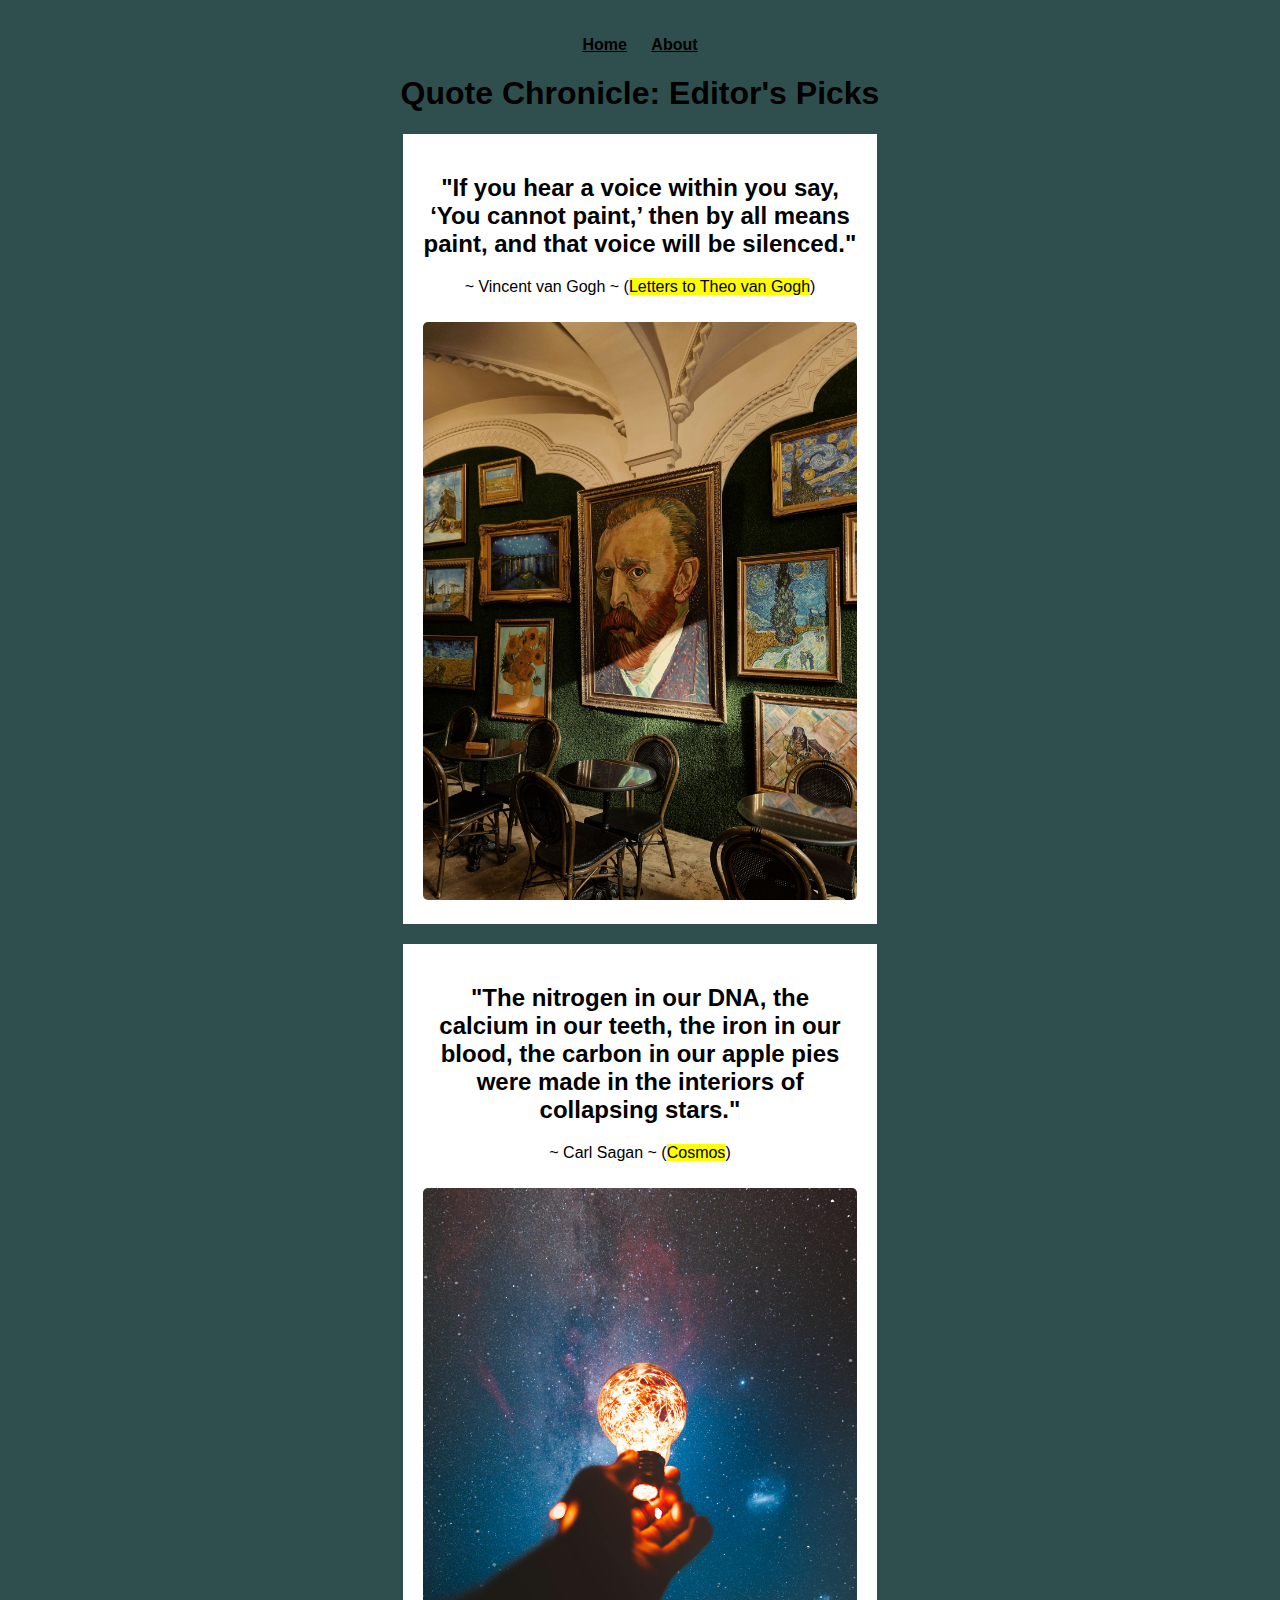
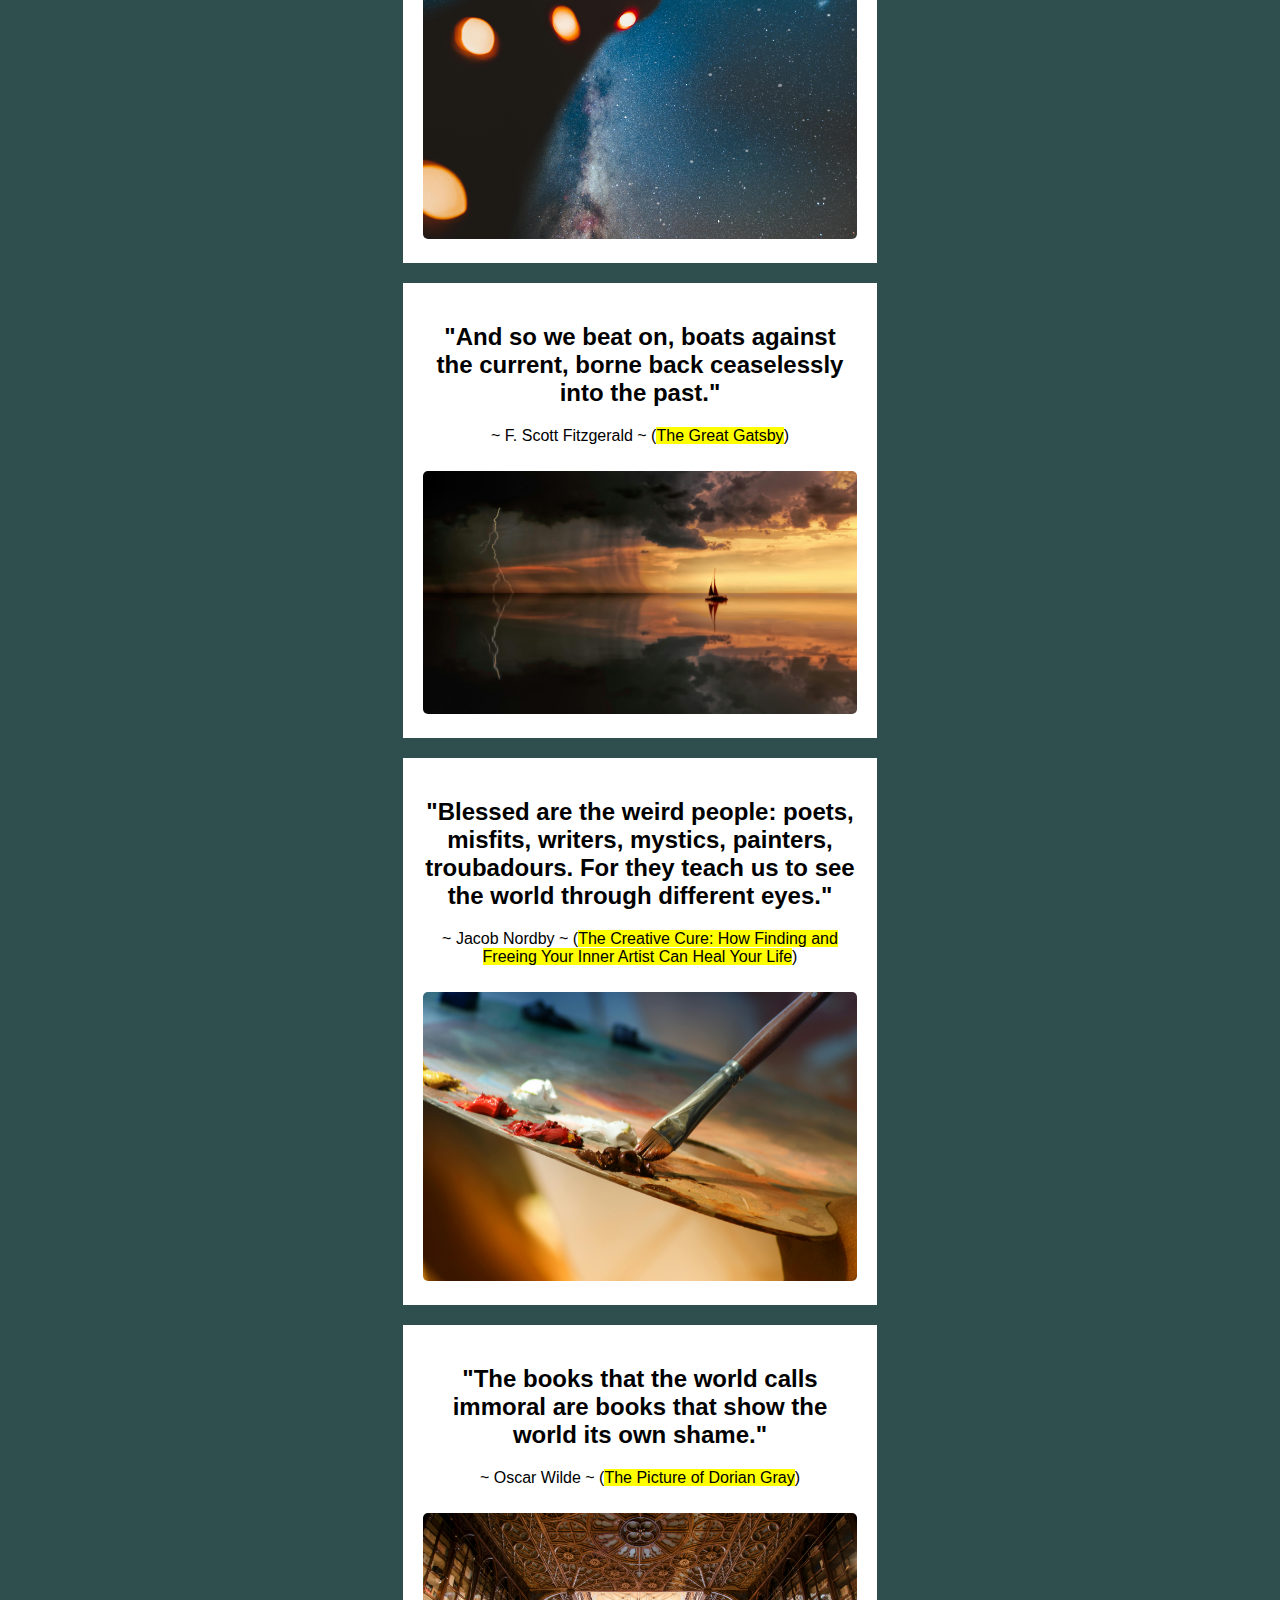
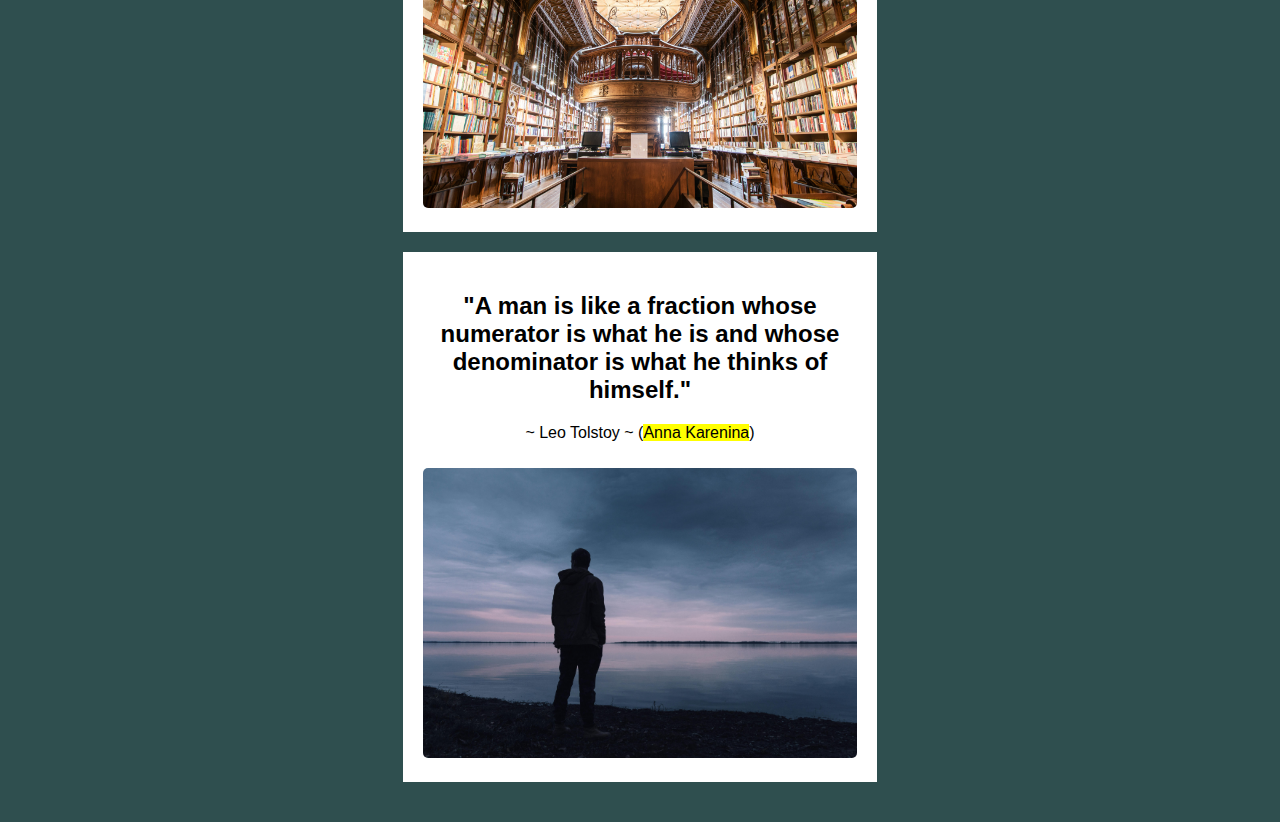
<file: docs/index.html>
<!DOCTYPE html>
<?xml-stylesheet type="text/css" href="style.css"?>
<html xmlns="http://www.w3.org/1999/xhtml" lang="en">
    <head>
        <title>Quote Chronicle</title>
        <meta charset="UTF-8" />
        <meta name="viewport" content="width=device-width, initial-scale=1.0" />
        <link rel="stylesheet" type="text/css" href="style.css"/>
<!--Add your <link> element to associate your CSS file here once you have created it.-->
        <link type="text/css" href="style.css" rel="stylesheet"/>
    </head>
<body>
<!--Code the viewable portion of your page here.-->

<!--Tiny Navigation Menu-->
<nav>
    <ul>
        <li><a href="index.html">Home</a></li>
        <li><a href="index2.html">About</a></li>
    </ul>
</nav>
   
<!--Main Header-->
<h1>Quote Chronicle: Editor's Picks</h1>

<!--Quote Section 1-->
<div class="quote">
    <h2>"If you hear a voice within you say, ‘You cannot paint,’ then by all means paint, and that voice will be silenced."</h2>
    <p><span class="author">~ Vincent van Gogh ~</span> (<span class="highlight">Letters to Theo van Gogh</span>)</p>
    <img src="images/van_gogh_quote.jpg" alt="Van Gough image"></img>
</div>
    
<!--Quote Section 2-->
<div class="quote">
    <h2>"The nitrogen in our DNA, the calcium in our teeth, the iron in our blood, the carbon in our apple pies were made in the interiors of collapsing stars."</h2>
    <p><span class="author">~ Carl Sagan ~</span> (<span class="highlight">Cosmos</span>)</p>
    <img src="images/carl_sagan_quote.jpg" alt="Carl Sagan image"></img>
</div>
    
<!--Quote Section 3-->
<div class="quote">
    <h2>"And so we beat on, boats against the current, borne back ceaselessly into the past."</h2>
    <p><span class="author">~ F. Scott Fitzgerald ~</span> (<span class="highlight">The Great Gatsby</span>)</p>
    <img src="images/f_scott_quote.jpg" alt="F. Scott Fitzgerald image"></img>
</div>
 
<!--Quote Section 4-->
<div class="quote">
    <h2>"Blessed are the weird people: poets, misfits, writers, mystics, painters, troubadours. For they teach us to see the world through different eyes."</h2>
    <p><span class="author">~ Jacob Nordby ~</span> (<span class="highlight">The Creative Cure: How Finding and Freeing Your Inner Artist Can Heal Your Life</span>)</p>
    <img src="images/jacob_nordby_quote.jpg" alt="Jacob Nordby image"></img>
</div>
    
<!--Quote Section 5-->
<div class="quote">
    <h2>"The books that the world calls immoral are books that show the world its own shame."</h2>
    <p><span class="author">~ Oscar Wilde ~</span> (<span class="highlight">The Picture of Dorian Gray</span>)</p>
    <img src="images/oscar_wilde_quote.jpg" alt="Oscar Wilde image"></img>
</div>
    
<!--Quote Section 6-->
<div class="quote">
    <h2>"A man is like a fraction whose numerator is what he is and whose denominator is what he thinks of himself."</h2>
    <p><span class="author">~ Leo Tolstoy ~</span> (<span class="highlight">Anna Karenina</span>)</p>
    <img src="images/leo_tolstoy_quote.jpg" alt="Leo Tolstoy image"></img>
</div>    
</body>
</html>
</file>
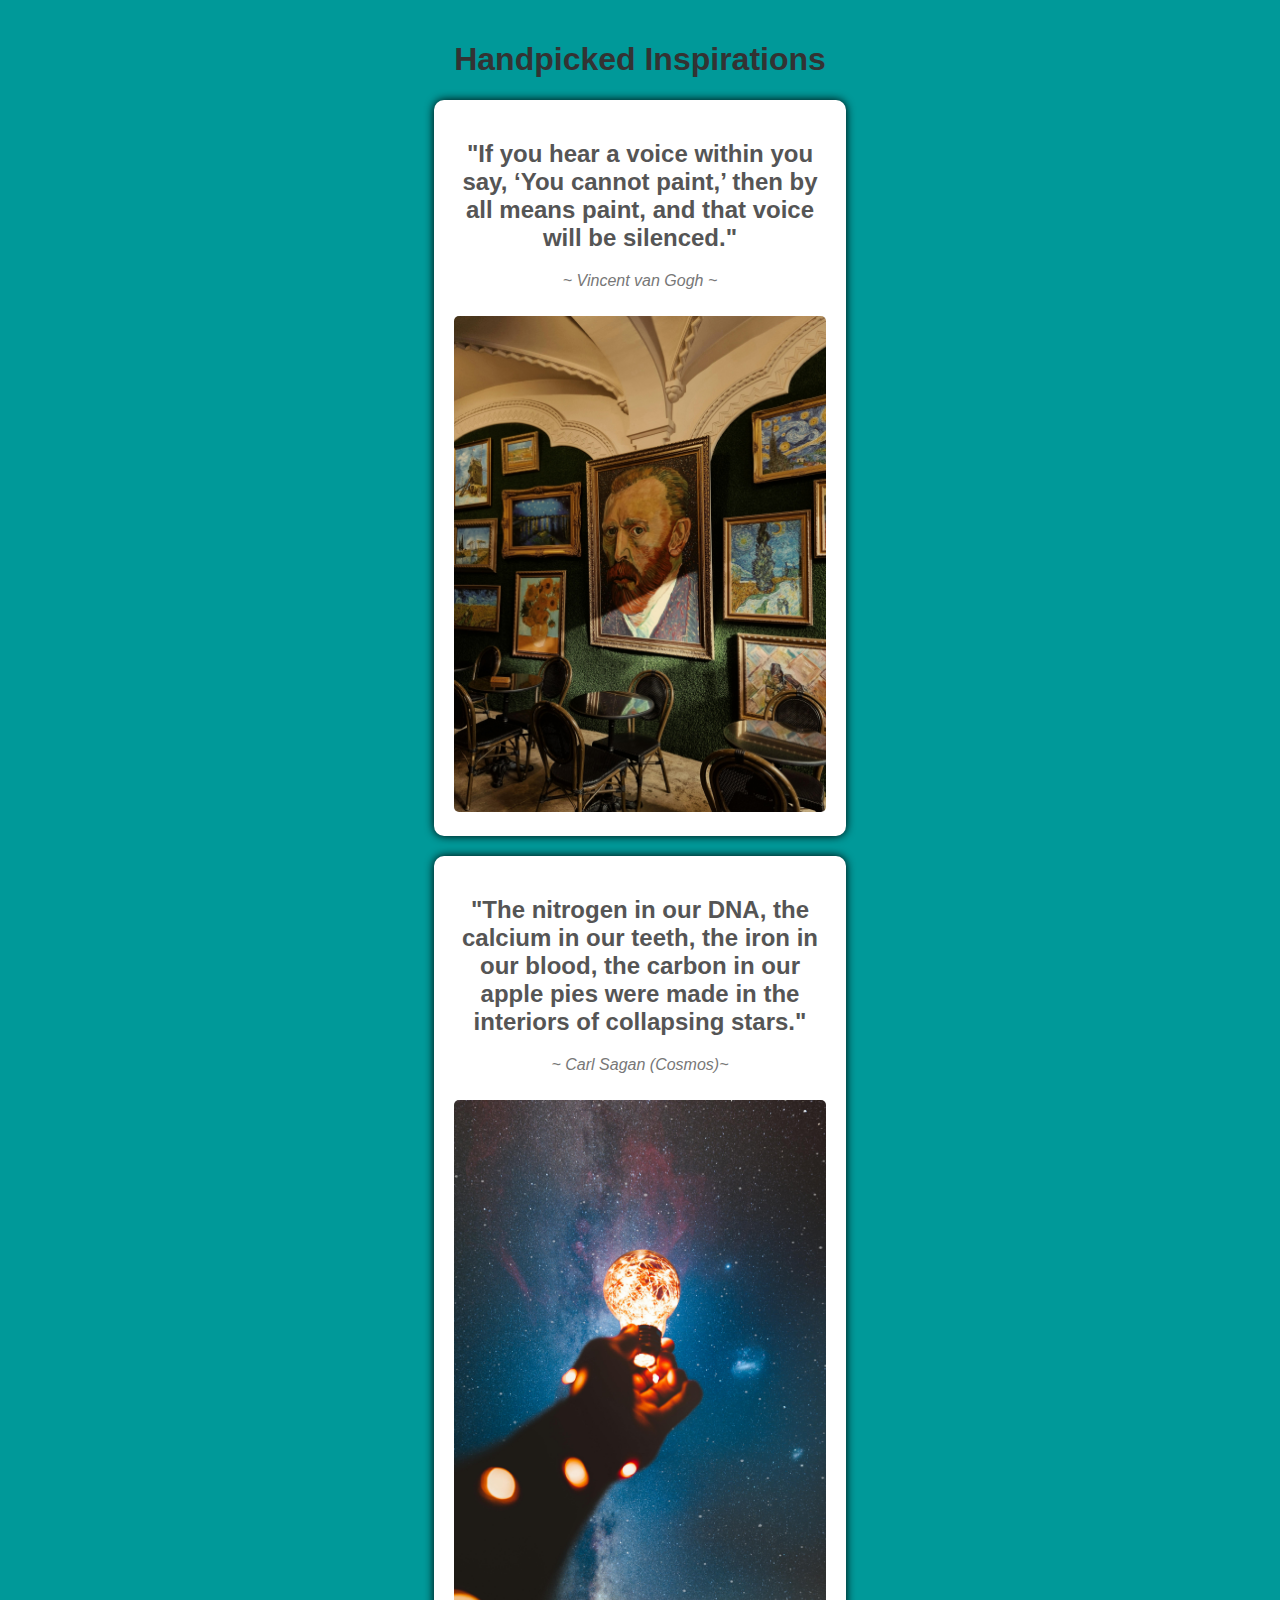
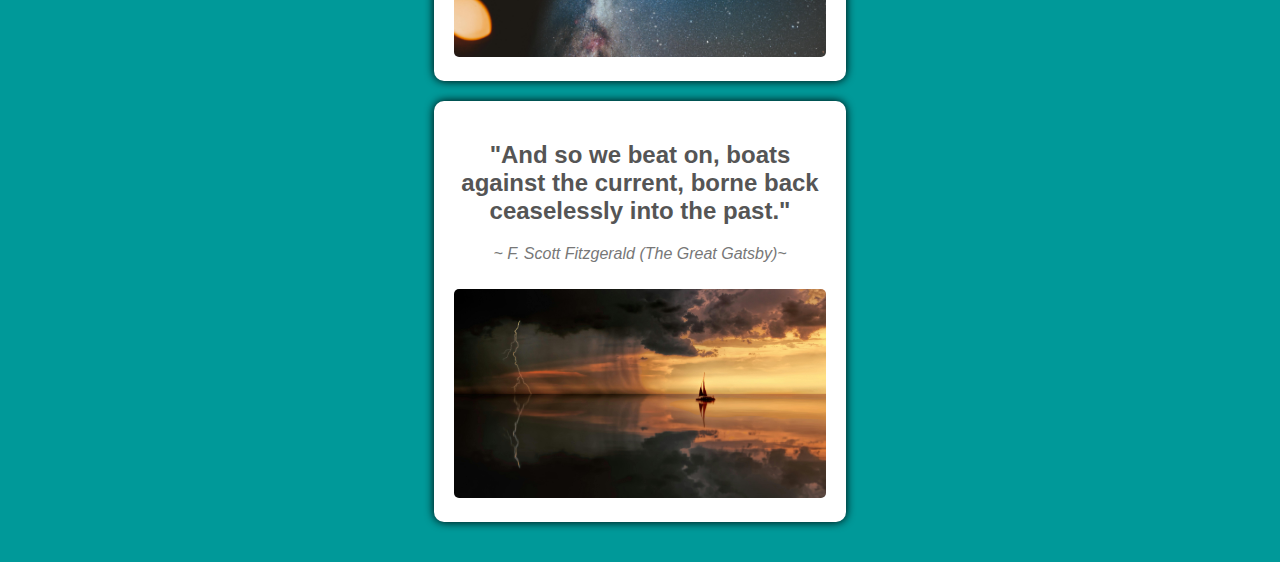
<file: DBest_HTML_Exercise_1.html>
<!DOCTYPE html>
<html xmlns="http://www.w3.org/1999/xhtml" lang="en">
    <head>
        <title>Quote Chronicle</title>
        <meta charset="UTF-8" />
        <meta name="viewport" content="width=device-width, initial-scale=1.0" /> <link rel="stylesheet" type="text/css" href="DBest_CSS_Exercise_1.css"/><!--Add your <link> element to associate your CSS file here once you have created it.--><link type="text/css" href="DBest_CSS_Exercise_1.css" rel="stylesheet" />
    </head>
    <body>
        <!--Code the viewable portion of your page here.-->
        <h1>Handpicked Inspirations</h1>
        
        <div>
            <h2>"If you hear a voice within you say, ‘You cannot paint,’ then by all means paint, and that voice will be silenced."</h2>
            <p>~ Vincent van Gogh ~</p>
            <img src="quote_chronicle_images/van_gogh_quote.jpg" alt="Vincent van Gogh image"></img>
        </div>
        
        <div>
            <h2>"The nitrogen in our DNA, the calcium in our teeth, the iron in our blood, the carbon in our apple pies were made in the interiors of collapsing stars."</h2>
            <p>~ Carl Sagan (Cosmos)~</p>
            <img src="quote_chronicle_images/carl_sagan_quote.jpg" alt="Motivational image for this quote"></img>
        </div>
        
        <div>
            <h2>"And so we beat on, boats against the current, borne back ceaselessly into the past."</h2>
            <p>~ F. Scott Fitzgerald (The Great Gatsby)~</p>
            <img src="quote_chronicle_images/f_scott_quote.jpg" alt="Encouraging image for this quote"></img>
        </div>
    </body>
</html>
</file>
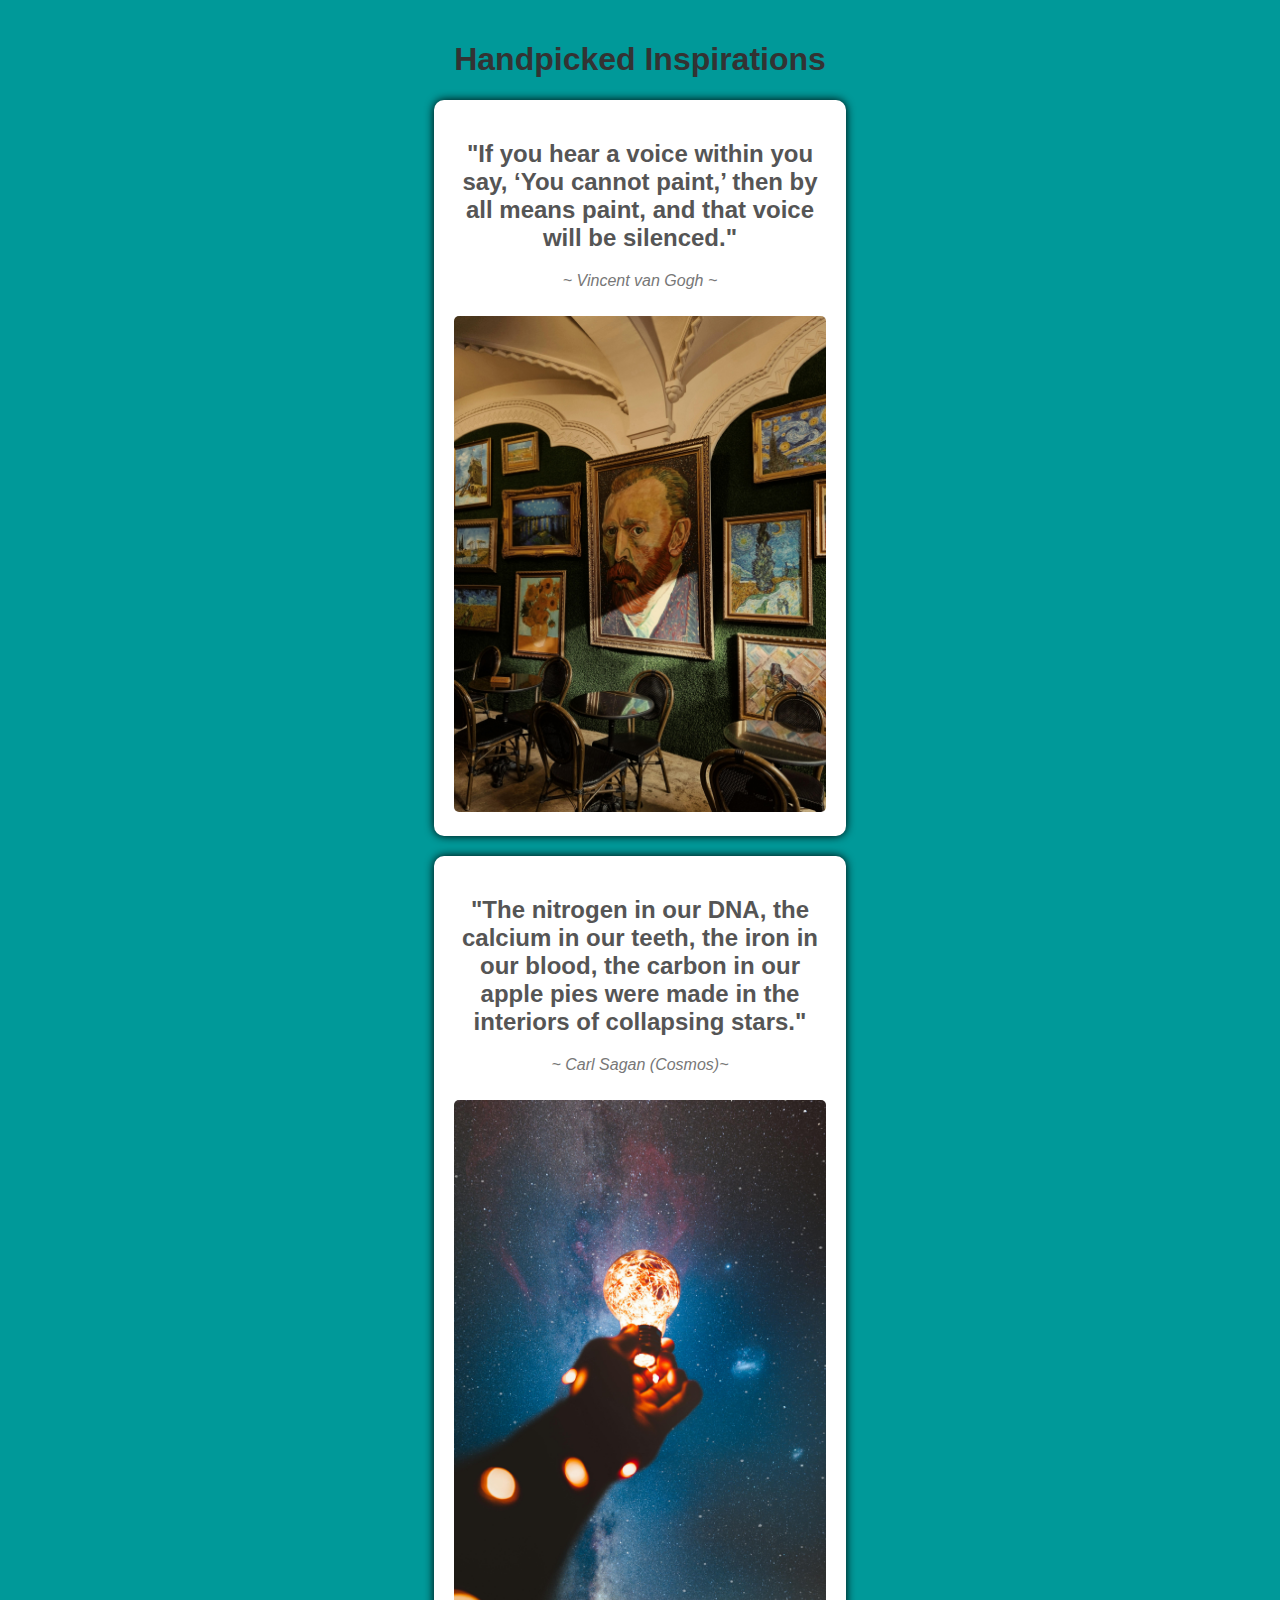
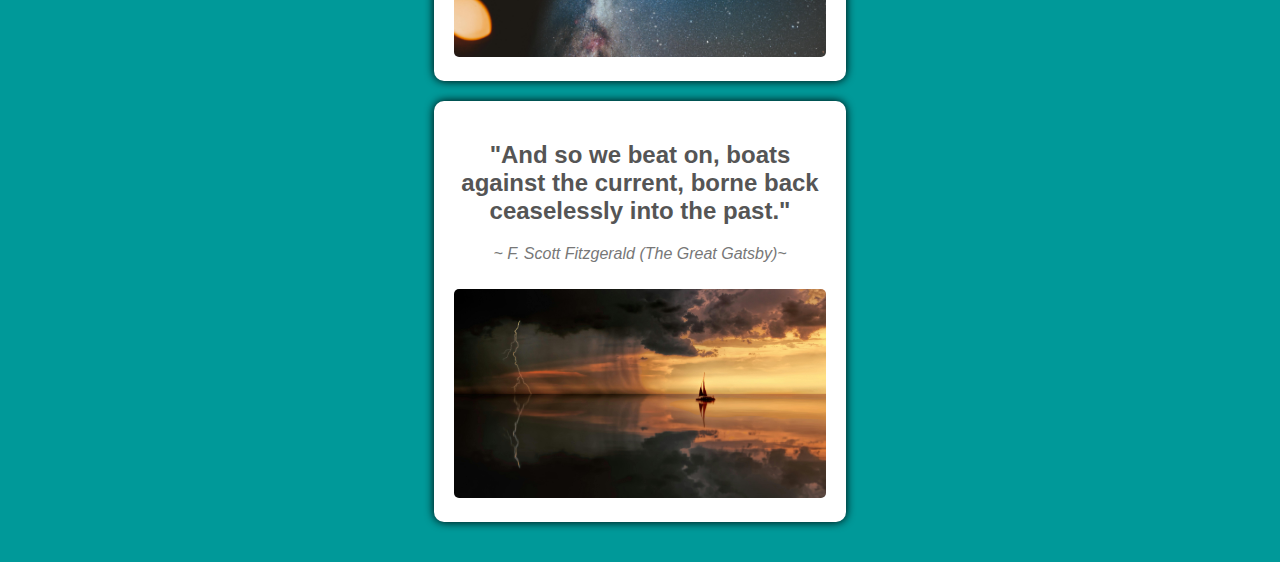
<file: docs/index.html.html>
<!DOCTYPE html>
<html xmlns="http://www.w3.org/1999/xhtml" lang="en">
    <head>
        <title>Quote Chronicle</title>
        <meta charset="UTF-8" />
        <meta name="viewport" content="width=device-width, initial-scale=1.0" /> <link rel="stylesheet" type="text/css" href="DBest_CSS_Exercise_1.css"/><!--Add your <link> element to associate your CSS file here once you have created it.--><link type="text/css" href="DBest_CSS_Exercise_1.css" rel="stylesheet" />
    </head>
    <body>
        <!--Code the viewable portion of your page here.-->
        <h1>Handpicked Inspirations</h1>
        
        <div>
            <h2>"If you hear a voice within you say, ‘You cannot paint,’ then by all means paint, and that voice will be silenced."</h2>
            <p>~ Vincent van Gogh ~</p>
            <img src="quote_chronicle_images/van_gogh_quote.jpg" alt="Vincent van Gogh image"></img>
        </div>
        
        <div>
            <h2>"The nitrogen in our DNA, the calcium in our teeth, the iron in our blood, the carbon in our apple pies were made in the interiors of collapsing stars."</h2>
            <p>~ Carl Sagan (Cosmos)~</p>
            <img src="quote_chronicle_images/carl_sagan_quote.jpg" alt="Carl Sagan image"></img>
        </div>
        
        <div>
            <h2>"And so we beat on, boats against the current, borne back ceaselessly into the past."</h2>
            <p>~ F. Scott Fitzgerald (The Great Gatsby)~</p>
            <img src="quote_chronicle_images/f_scott_quote.jpg" alt="F Scott Fitzgerald image"></img>
        </div>
    </body>
</html>
</file>
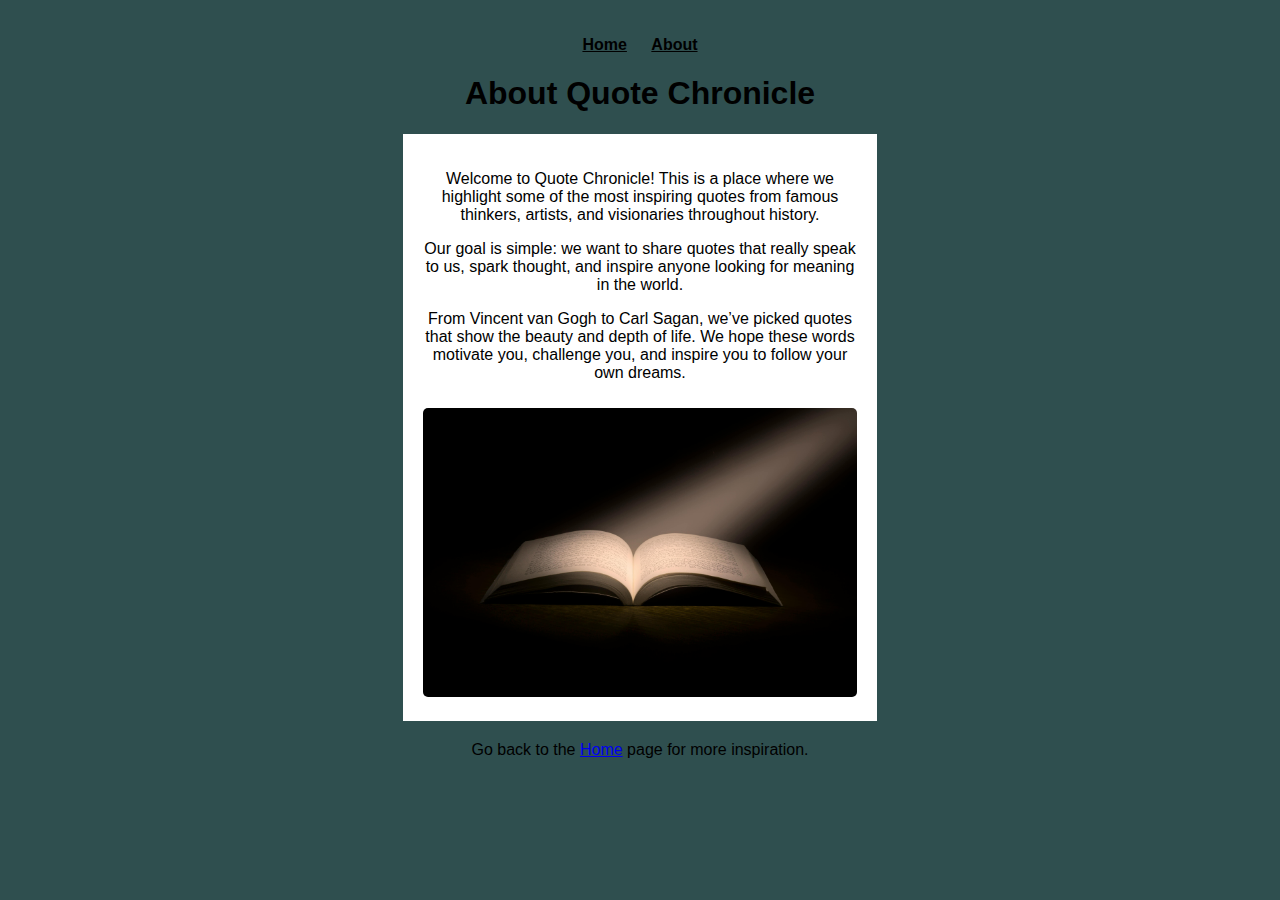
<file: docs/index2.html>
<!DOCTYPE html>
<head>
    <meta charset="UTF-8" />
    <meta name="viewport" content="width=device-width, initial-scale=1.0"/>
    <title>About Quote Chronicle</title>
    <link rel="stylesheet" type="text/css" href="style.css"/>
    <link type="text/css" href="style.css" rel="stylesheet"/>
</head>
<body>
    <nav>
        <ul>
            <li><a href="index.html">Home</a></li>
            <li><a href="index2.html">About</a></li>
        </ul>
    </nav>
    
    <h1>About Quote Chronicle</h1>
    
    <div class="about-content">
        <p>Welcome to Quote Chronicle! This is a place where we highlight some of the most inspiring quotes from famous thinkers, artists, and visionaries throughout history.</p>
        <p>Our goal is simple: we want to share quotes that really speak to us, spark thought, and inspire anyone looking for meaning in the world.</p>
        <p>From Vincent van Gogh to Carl Sagan, we’ve picked quotes that show the beauty and depth of life. We hope these words motivate you, challenge you, and inspire you to follow your own dreams.</p>
        <img src="images/about_image.jpg" alt="about image">
    </div>    
    <footer>
        <p>Go back to the <a href="index.html">Home</a> page for more inspiration.</p>
    </footer>
</body>
</file>
<file: docs/style.css>
body { 
    font-family: Arial;
    text-align: center;
    background-color: #2F4F4F
;
    margin: 0;
    padding: 20px;
}

h1 {
    color: #000000;
}

ul {
    list-style: none;
    padding: 0;
}

li {
    display: inline;
    margin: 0 10px;
}

li a {
    color: #000000;
    font-weight: bold;
}

div {
    background: white;
    padding: 20px;
    margin: 20px auto;
    width: 35%;
}

span.quote {
    margin-bottom: 30px;
}

blockquote {
    font-size: 1.5em;
    color: #6495ED;
    font-style: italic;
}

p {
    color: #000000;
}

p.author {
    font-weight: bold;
    color: #000000;
}

span.highlight {
    background-color: #FFFF00;
    color: #000000;
}

img {
    max-width: 100%;
    height: auto;
    margin-top: 10px;
    border-radius: 5px;
}
</file>
<file: DBest_CSS_Exercise_1.css>
body {
    font-family: Ariel, sans-serif;
    text-align: center;
    background-color: #009999
;
    margin: 0;
    padding: 20px;
}

h1 {
    color: #333;
}

div {
    background: white;
    padding: 20px;
    margin: 20px auto;
    border-radius: 10px;
    box-shadow: 0 0 10px;
    width: 30%;
}

h2 {
    font-size: 1.5em;
    color: #555;
}

p {
    font-style: italic;
    color: #777;
}

img {
    max-width: 100%;
    height: auto;
    margin-top: 10px;
    border-radius: 5px;
}
</file>
<file: docs/DBest_CSS_Exercise_1.css>
body {
    font-family: Ariel, sans-serif;
    text-align: center;
    background-color: #009999
;
    margin: 0;
    padding: 20px;
}

h1 {
    color: #333;
}

div {
    background: white;
    padding: 20px;
    margin: 20px auto;
    border-radius: 10px;
    box-shadow: 0 0 10px;
    width: 30%;
}

h2 {
    font-size: 1.5em;
    color: #555;
}

p {
    font-style: italic;
    color: #777;
}

img {
    max-width: 100%;
    height: auto;
    margin-top: 10px;
    border-radius: 5px;
}
</file>
